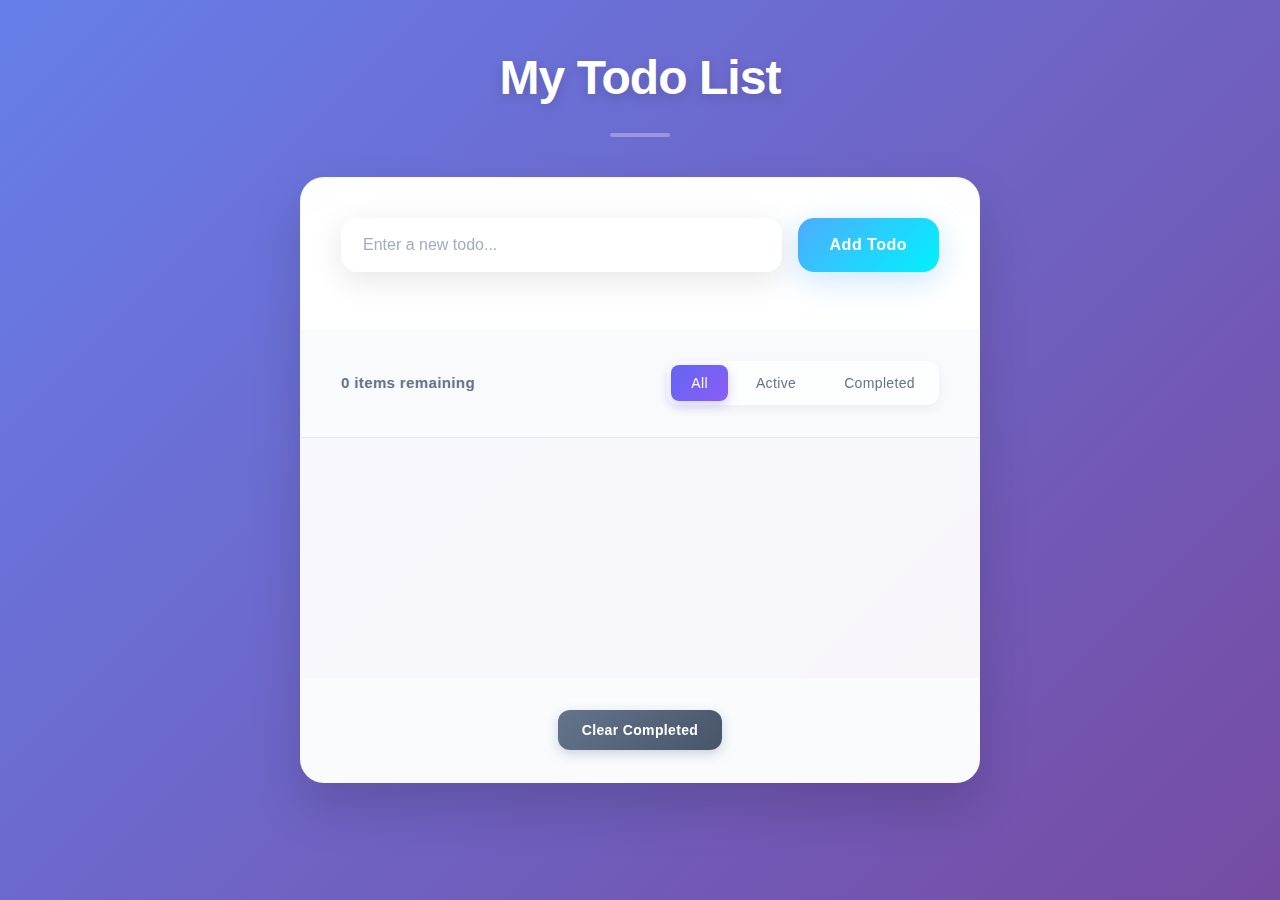
<file: todo_list_project/index.html>
<!DOCTYPE html>
<html lang="en">
  <head>
    <meta charset="UTF-8" />
    <meta name="viewport" content="width=device-width, initial-scale=1.0" />
    <title>Todo List App</title>
    <link rel="stylesheet" href="styles.css" />
    <script src="script.js" defer></script>
  </head>
  <body>
    <header>
      <h1>My Todo List</h1>
    </header>

    <main>
      <section class="todo-input-section">
        <form id="todo-form" class="todo-form">
          <div class="input-group">
            <input
              type="text"
              id="todo-input"
              placeholder="Enter a new todo..."
              required
              aria-label="New todo item"
            />
            <button type="submit" class="add-btn">Add Todo</button>
          </div>
          <div id="error-message" class="error-message" role="alert"></div>
        </form>
      </section>

      <section class="todo-list-section">
        <div class="todo-controls">
          <span id="todo-count">0 items remaining</span>
          <div class="filter-buttons">
            <button class="filter-btn active" data-filter="all">All</button>
            <button class="filter-btn" data-filter="active">Active</button>
            <button class="filter-btn" data-filter="completed">
              Completed
            </button>
          </div>
        </div>

        <ul id="todo-list" class="todo-list">
          <!-- Dynamic todo items will be inserted here -->
        </ul>

        <div class="list-actions">
          <button id="clear-completed" class="clear-btn">
            Clear Completed
          </button>
        </div>
      </section>
    </main>
  </body>
</html>
</file>
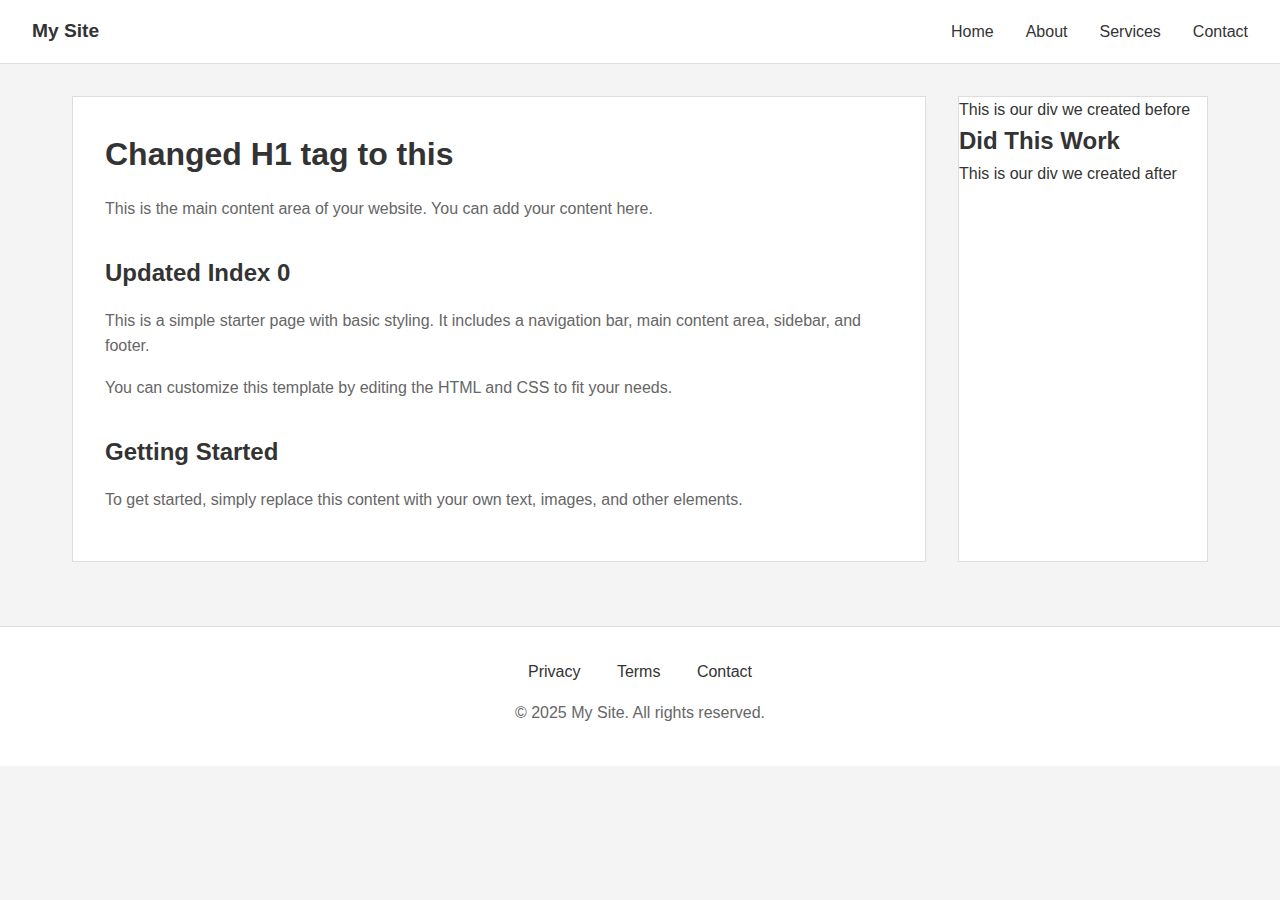
<file: file_01__starter_page.html>
<!DOCTYPE html>
<html lang="en">
  <head>
    <meta charset="UTF-8" />
    <meta name="viewport" content="width=device-width, initial-scale=1.0" />
    <title>Starter Page</title>
    <link rel="stylesheet" href="file_01__starter_page.css" />
    <script defer src="file_01__starter_page.js"></script>
  </head>
  <body>
    <!-- Navigation -->
    <nav>
      <ul>
        <li class="logo">My Site</li>
        <li class="nav-links">
          <a href="#home">Home</a>
          <a href="#about">About</a>
          <a href="#services">Services</a>
          <a href="#contact">Contact</a>
        </li>
      </ul>
    </nav>

    <!-- Main Container -->
    <div class="container">
      <!-- Main Content -->
      <main>
        <h1>Welcome to My Website</h1>
        <p>
          This is the main content area of your website. You can add your
          content here.
        </p>

        <h2>About This Page</h2>
        <p>
          This is a simple starter page with basic styling. It includes a
          navigation bar, main content area, sidebar, and footer.
        </p>

        <p>
          You can customize this template by editing the HTML and CSS to fit
          your needs.
        </p>

        <h2>Getting Started</h2>
        <p>
          To get started, simply replace this content with your own text,
          images, and other elements.
        </p>
      </main>

      <!-- Aside (left blank) -->
      <aside></aside>
    </div>

    <!-- Footer -->
    <footer>
      <div class="footer-links">
        <a href="#privacy">Privacy</a>
        <a href="#terms">Terms</a>
        <a href="#contact">Contact</a>
      </div>
      <p>&copy; 2025 My Site. All rights reserved.</p>
    </footer>
  </body>
</html>
</file>
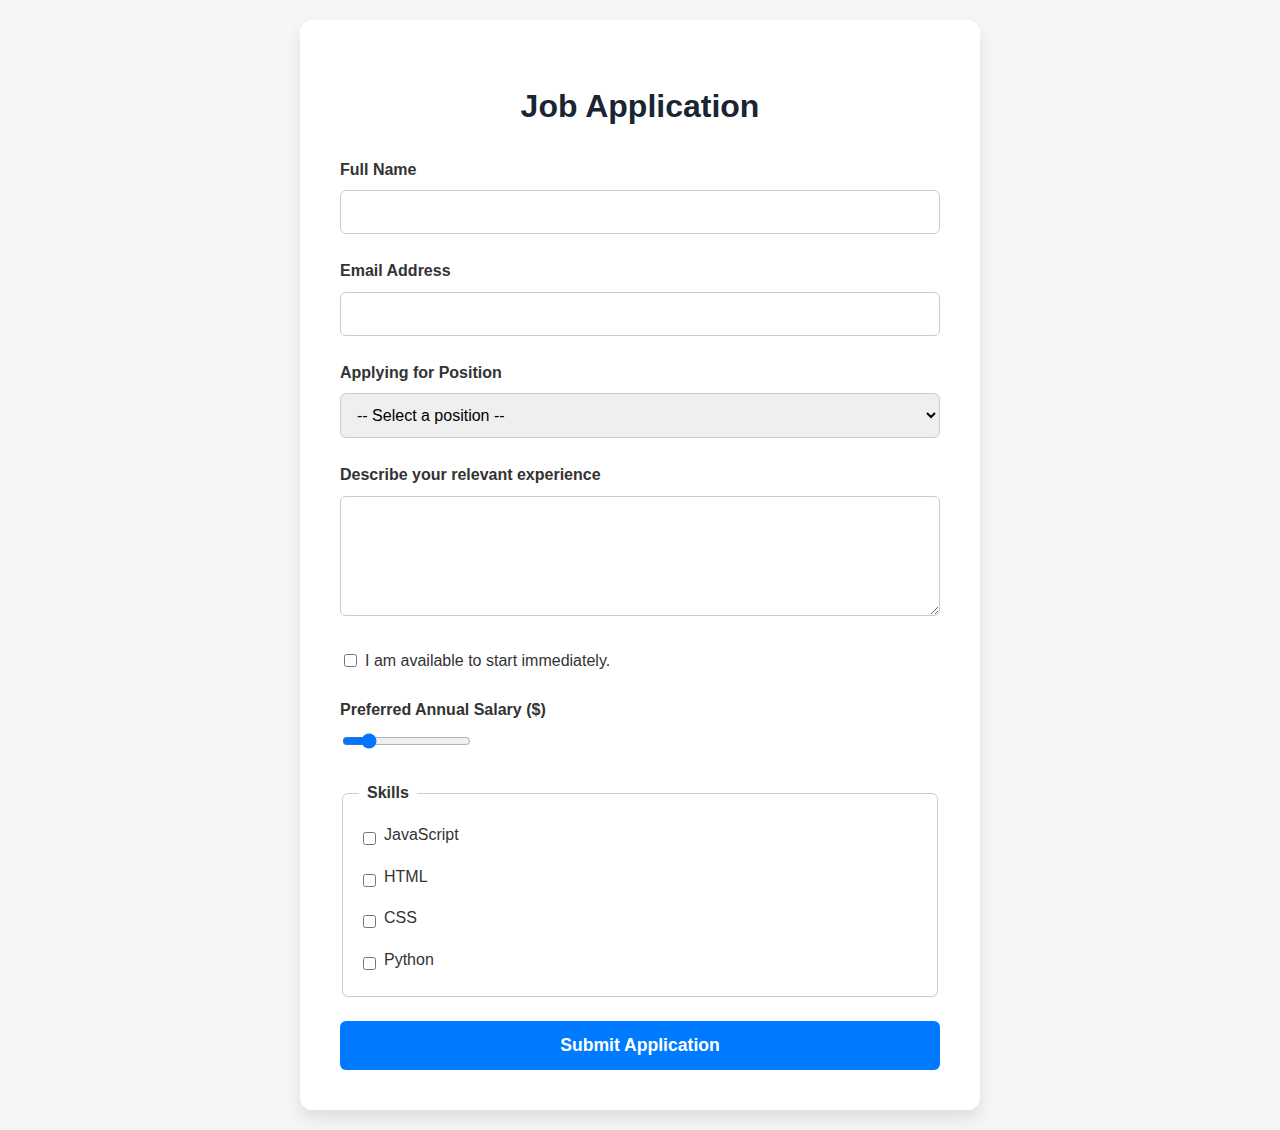
<file: file_03__prevent_default.html>
<!DOCTYPE html>
<html lang="en">
  <head>
    <meta charset="UTF-8" />
    <meta name="viewport" content="width=device-width, initial-scale=1.0" />
    <title>Job Application Form</title>
    <link rel="stylesheet" href="file_03__prevent_default.css" />
    <script defer src="file_03__prevent_default.js"></script>
  </head>
  <body>
    <form id="job-application" novalidate>
      <h1>Job Application</h1>

      <div class="form-group">
        <label for="full-name">Full Name</label>
        <input type="text" id="full-name" name="fullName" required />
      </div>

      <div class="form-group">
        <label for="email">Email Address</label>
        <input type="email" id="email" name="email" required />
      </div>

      <div class="form-group">
        <label for="position">Applying for Position</label>
        <select id="position" name="position">
          <option value="">-- Select a position --</option>
          <option value="software-engineer">Software Engineer</option>
          <option value="product-manager">Product Manager</option>
          <option value="ux-designer">UX Designer</option>
          <option value="data-analyst">Data Analyst</option>
        </select>
      </div>

      <div class="form-group">
        <label for="experience">Describe your relevant experience</label>
        <textarea id="experience" name="experience"></textarea>
      </div>

      <div class="form-group">
        <div class="checkbox-item">
          <input
            type="checkbox"
            id="available-immediately"
            name="availability"
          />
          <label
            for="available-immediately"
            style="font-weight: normal; margin-bottom: 0"
            >I am available to start immediately.</label
          >
        </div>
      </div>

      <div class="form-group">
        <label for="salary-range">Preferred Annual Salary ($)</label>
        <input
          type="range"
          id="salary-range"
          name="salary"
          min="50000"
          max="200000"
          step="5000"
          value="75000"
        />
      </div>

      <fieldset class="form-group">
        <legend>Skills</legend>
        <div class="checkbox-group">
          <div class="checkbox-item">
            <input
              type="checkbox"
              id="skill-js"
              name="skills"
              value="JavaScript"
            />
            <label for="skill-js" style="font-weight: normal">JavaScript</label>
          </div>
          <div class="checkbox-item">
            <input type="checkbox" id="skill-html" name="skills" value="HTML" />
            <label for="skill-html" style="font-weight: normal">HTML</label>
          </div>
          <div class="checkbox-item">
            <input type="checkbox" id="skill-css" name="skills" value="CSS" />
            <label for="skill-css" style="font-weight: normal">CSS</label>
          </div>
          <div class="checkbox-item">
            <input
              type="checkbox"
              id="skill-python"
              name="skills"
              value="Python"
            />
            <label for="skill-python" style="font-weight: normal">Python</label>
          </div>
        </div>
      </fieldset>

      <button type="submit">Submit Application</button>
    </form>
  </body>
</html>
</file>
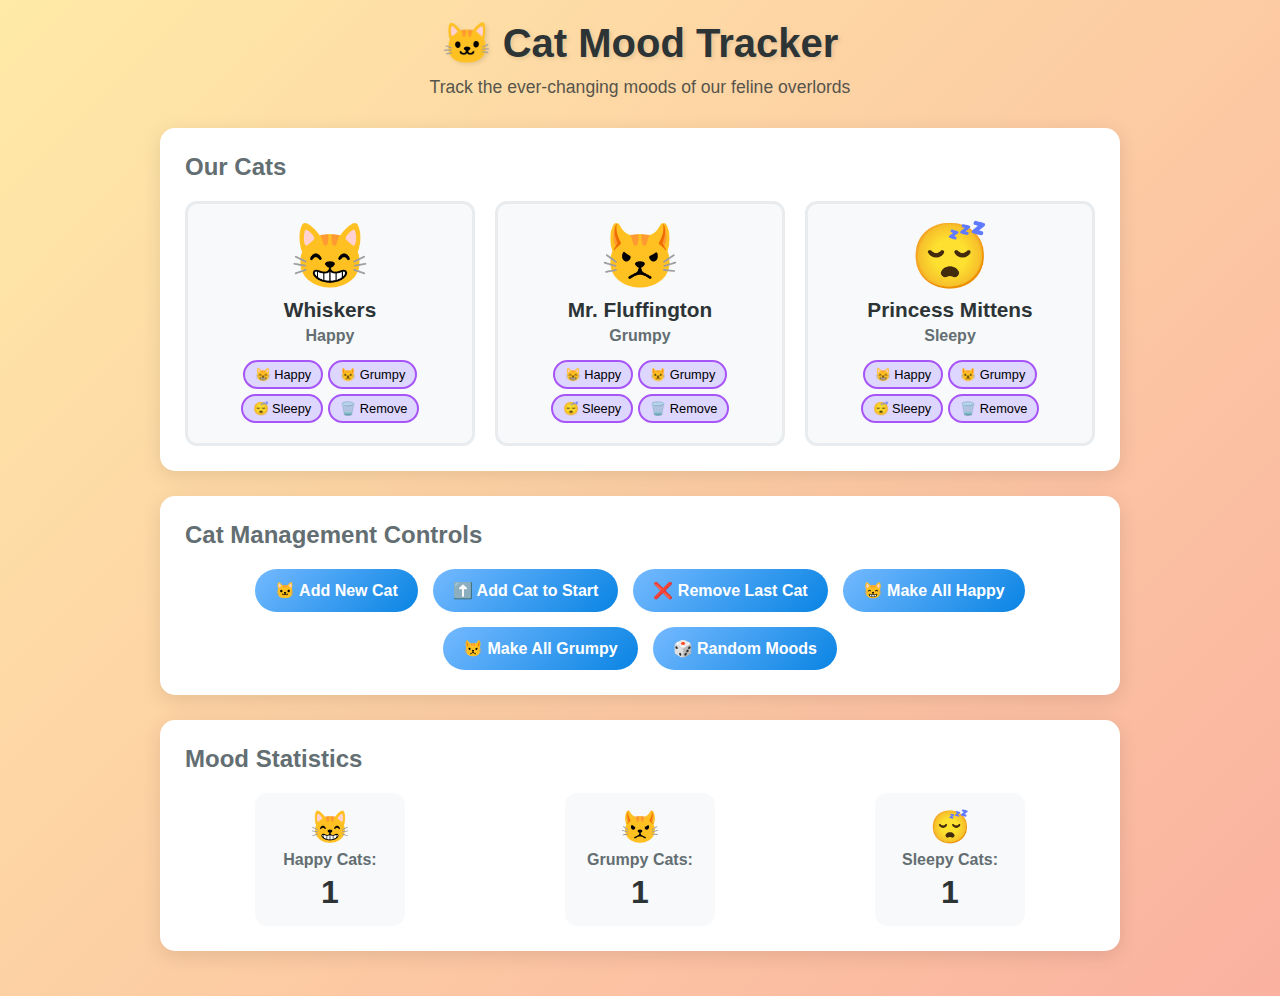
<file: file_04__cat_mood_tracker_start.html>
<!DOCTYPE html>
<html lang="en">
  <head>
    <meta charset="UTF-8" />
    <meta name="viewport" content="width=device-width, initial-scale=1.0" />
    <title>Cat Mood Tracker - DOM Practice</title>
    <link rel="stylesheet" href="file_04__cat_mood_tracker_start.css" />
    <script defer src="file_04__cat_mood_tracker_start.js"></script>
  </head>
  <body>
    <div class="container">
      <header>
        <h1>🐱 Cat Mood Tracker</h1>
        <p class="subtitle">
          Track the ever-changing moods of our feline overlords
        </p>
      </header>

      <main>
        <!-- Cat Collection -->
        <section class="cats-section">
          <h2>Our Cats</h2>

          <div class="cat-grid">
            <!-- Cat 1 -->
            <div class="cat-card" data-mood="happy">
              <div class="cat-face">😸</div>
              <h3 class="cat-name">Whiskers</h3>
              <p class="cat-mood">Happy</p>
              <div class="mood-buttons">
                <button onclick="changeCatMood(this, 'happy')">😸 Happy</button>
                <button onclick="changeCatMood(this, 'grumpy')">
                  😾 Grumpy
                </button>
                <button onclick="changeCatMood(this, 'sleepy')">
                  😴 Sleepy
                </button>
                <button onclick="removeCat(this)" class="remove-btn">
                  🗑️ Remove
                </button>
              </div>
            </div>

            <!-- Cat 2 -->
            <div class="cat-card" data-mood="grumpy">
              <div class="cat-face">😾</div>
              <h3 class="cat-name">Mr. Fluffington</h3>
              <p class="cat-mood">Grumpy</p>
              <div class="mood-buttons">
                <button onclick="changeCatMood(this, 'happy')">😸 Happy</button>
                <button onclick="changeCatMood(this, 'grumpy')">
                  😾 Grumpy
                </button>
                <button onclick="changeCatMood(this, 'sleepy')">
                  😴 Sleepy
                </button>
                <button onclick="removeCat(this)" class="remove-btn">
                  🗑️ Remove
                </button>
              </div>
            </div>

            <!-- Cat 3 -->
            <div class="cat-card" data-mood="sleepy">
              <div class="cat-face">😴</div>
              <h3 class="cat-name">Princess Mittens</h3>
              <p class="cat-mood">Sleepy</p>
              <div class="mood-buttons">
                <button onclick="changeCatMood(this, 'happy')">😸 Happy</button>
                <button onclick="changeCatMood(this, 'grumpy')">
                  😾 Grumpy
                </button>
                <button onclick="changeCatMood(this, 'sleepy')">
                  😴 Sleepy
                </button>
                <button onclick="removeCat(this)" class="remove-btn">
                  🗑️ Remove
                </button>
              </div>
            </div>
          </div>
        </section>

        <!-- Control Panel -->
        <section class="controls-section">
          <h2>Cat Management Controls</h2>

          <div class="control-buttons">
            <button id="add-cat-btn" class="control-btn">🐱 Add New Cat</button>
            <button id="prepend-cat-btn" class="control-btn">
              ⬆️ Add Cat to Start
            </button>
            <button id="remove-last-cat-btn" class="control-btn">
              ❌ Remove Last Cat
            </button>
            <button id="make-all-happy-btn" class="control-btn">
              😸 Make All Happy
            </button>
            <button id="make-all-grumpy-btn" class="control-btn">
              😾 Make All Grumpy
            </button>
            <button id="random-moods-btn" class="control-btn">
              🎲 Random Moods
            </button>
          </div>
        </section>

        <!-- Stats Display -->
        <section class="stats-section">
          <h2>Mood Statistics</h2>
          <div class="stats-display">
            <div class="stat-item">
              <span class="stat-emoji">😸</span>
              <span class="stat-label">Happy Cats:</span>
              <span id="happy-count" class="stat-number">0</span>
            </div>
            <div class="stat-item">
              <span class="stat-emoji">😾</span>
              <span class="stat-label">Grumpy Cats:</span>
              <span id="grumpy-count" class="stat-number">0</span>
            </div>
            <div class="stat-item">
              <span class="stat-emoji">😴</span>
              <span class="stat-label">Sleepy Cats:</span>
              <span id="sleepy-count" class="stat-number">0</span>
            </div>
          </div>
        </section>
      </main>
    </div>
  </body>
</html>
</file>
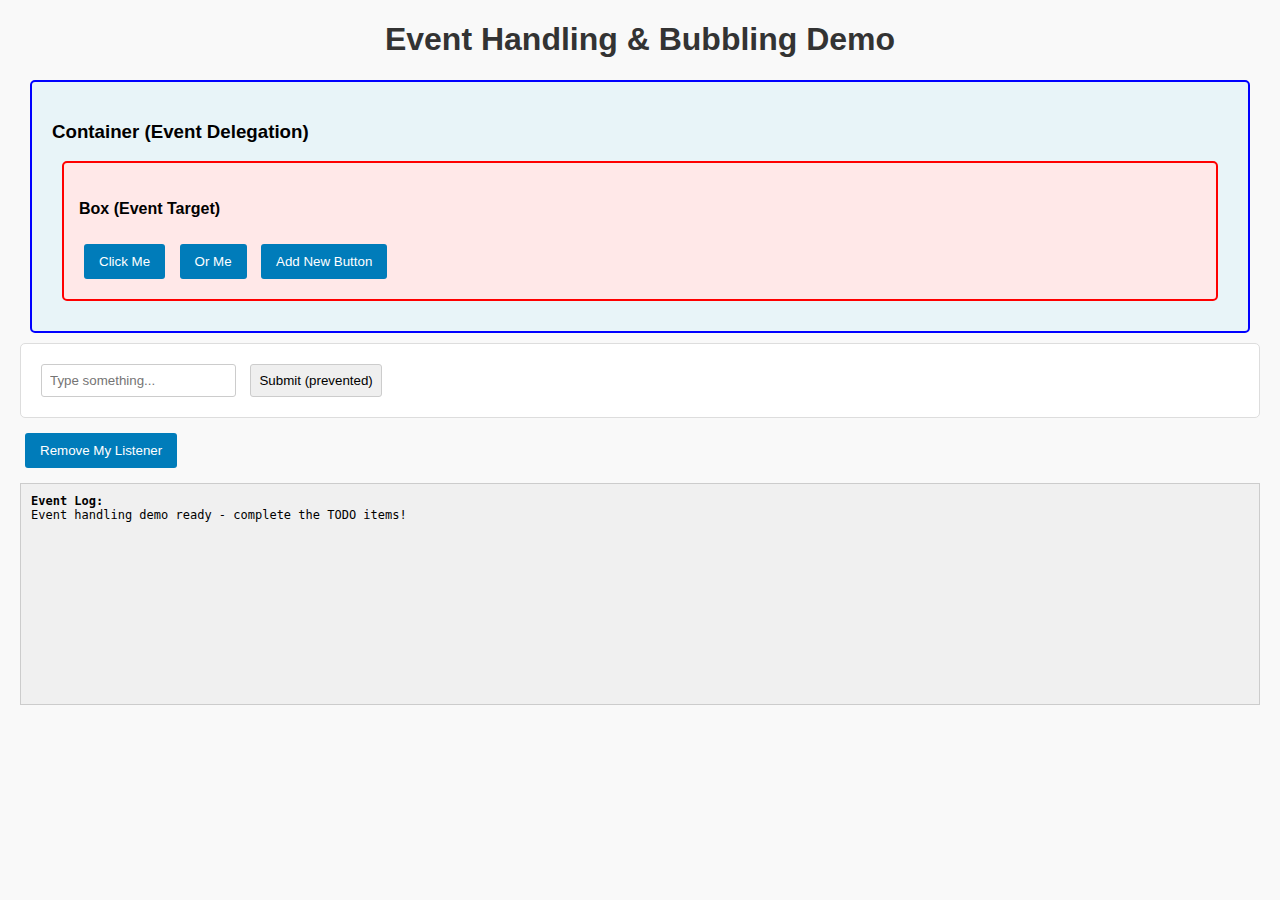
<file: file_05__events_demo_start.html>
<!DOCTYPE html>
<html lang="en">
<head>
    <meta charset="UTF-8">
    <meta name="viewport" content="width=device-width, initial-scale=1.0">
    <title>Event Handling Practice</title>
    <link rel="stylesheet" href="file_05__events_demo_start.css">
</head>
<body>
    <h1>Event Handling & Bubbling Demo</h1>
    
    <!-- Event delegation container -->
    <div class="container" id="container">
        <h3>Container (Event Delegation)</h3>
        <div class="box" id="box">
            <h4>Box (Event Target)</h4>
            <button id="btn1">Click Me</button>
            <button id="btn2">Or Me</button>
            <button id="btn3">Add New Button</button>
        </div>
    </div>

    <!-- Form for preventDefault demo -->
    <form id="demo-form">
        <input type="text" id="text-input" placeholder="Type something...">
        <input type="submit" value="Submit (prevented)">
    </form>

    <!-- Remove listener demo -->
    <button id="remove-listener-btn">Remove My Listener</button>

    <div id="output">
        <strong>Event Log:</strong><br>
    </div>

    <script src="file_05__events_demo_start.js"></script>
</body>
</html>
</file>
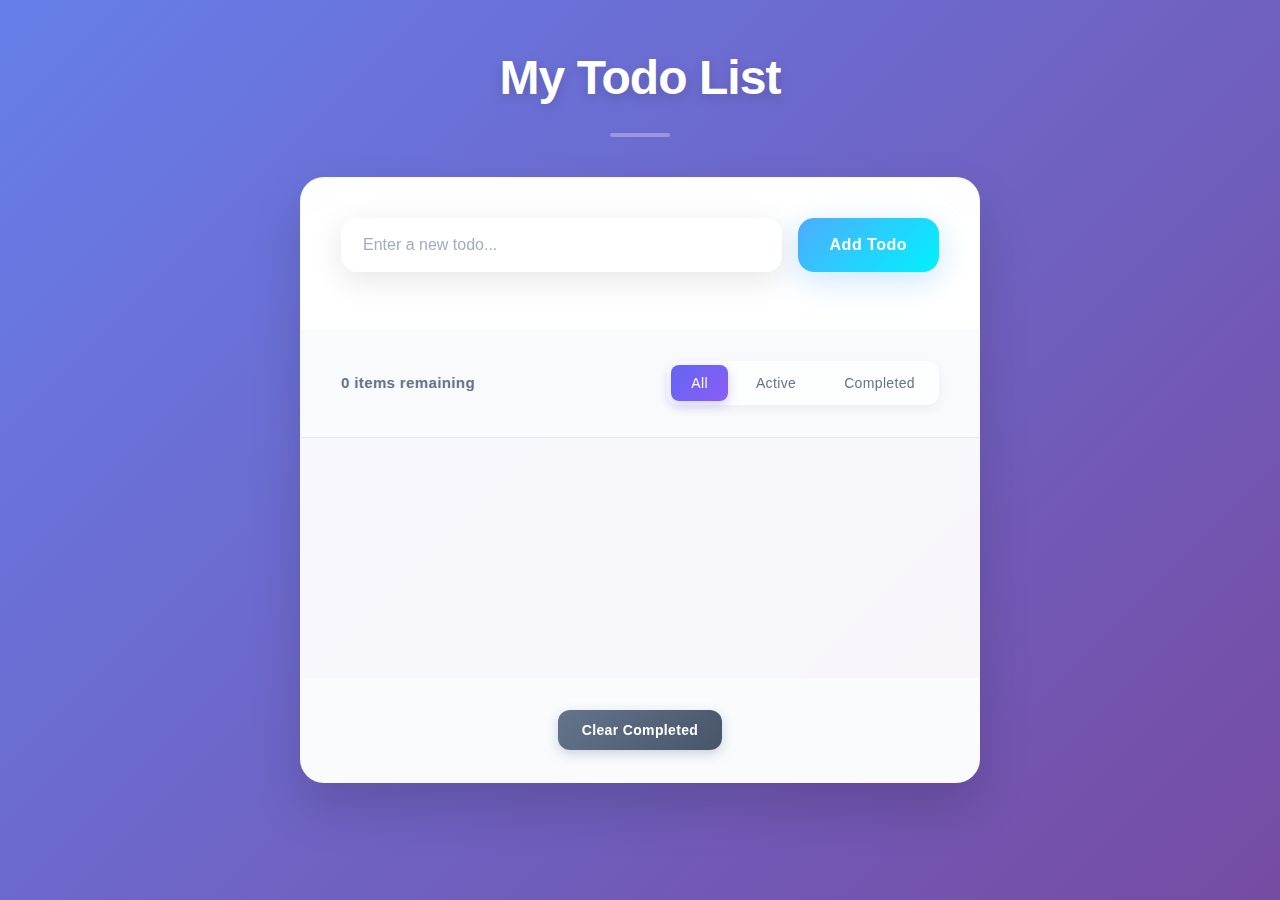
<file: todo_list_project/todolist.html>
<!DOCTYPE html>
<html lang="en">
  <head>
    <meta charset="UTF-8" />
    <meta name="viewport" content="width=device-width, initial-scale=1.0" />
    <title>Todo List App</title>
    <link rel="stylesheet" href="todolist.css" />
    <script src="todolist.js" defer></script>
  </head>
  <body>
    <header>
      <h1>My Todo List</h1>
    </header>

    <main>
      <section class="todo-input-section">
        <form id="todo-form" class="todo-form">
          <div class="input-group">
            <input
              type="text"
              id="todo-input"
              placeholder="Enter a new todo..."
              required
              aria-label="New todo item"
            />
            <button type="submit" class="add-btn">Add Todo</button>
          </div>
          <div id="error-message" class="error-message" role="alert"></div>
        </form>
      </section>

      <section class="todo-list-section">
        <div class="todo-controls">
          <span id="todo-count">0 items remaining</span>
          <div class="filter-buttons">
            <button class="filter-btn active" data-filter="all">All</button>
            <button class="filter-btn" data-filter="active">Active</button>
            <button class="filter-btn" data-filter="completed">
              Completed
            </button>
          </div>
        </div>

        <ul id="todo-list" class="todo-list">
          <!-- Dynamic todo items will be inserted here -->
        </ul>

        <div class="list-actions">
          <button id="clear-completed" class="clear-btn">
            Clear Completed
          </button>
        </div>
      </section>
    </main>
  </body>
</html>
</file>
<file: file_01__starter_page.css>
* {
  margin: 0;
  padding: 0;
  box-sizing: border-box;
}

body {
  font-family: Arial, sans-serif;
  line-height: 1.6;
  color: #333;
  background-color: #f4f4f4;
}

/* Navigation */
nav {
  background-color: #fff;
  padding: 1rem 2rem;
  border-bottom: 1px solid #ddd;
}

nav ul {
  list-style: none;
  display: flex;
  align-items: center;
}

nav .logo {
  font-size: 1.2rem;
  font-weight: bold;
  margin-right: auto;
}

nav .nav-links {
  display: flex;
  gap: 2rem;
}

nav a {
  text-decoration: none;
  color: #333;
}

nav a:hover {
  color: #666;
}

/* Main Container */
.container {
  display: grid;
  grid-template-columns: 1fr 250px;
  gap: 2rem;
  padding: 2rem;
  max-width: 1200px;
  margin: 0 auto;
}

/* Main Content */
main {
  background-color: #fff;
  padding: 2rem;
  border: 1px solid #ddd;
}

main h1 {
  font-size: 2rem;
  margin-bottom: 1rem;
  color: #333;
}

main h2 {
  font-size: 1.5rem;
  margin: 2rem 0 1rem 0;
  color: #333;
}

main p {
  margin-bottom: 1rem;
  color: #666;
}

/* Aside */
aside {
  background-color: #fff;
  border: 1px solid #ddd;
}

/* Footer */
footer {
  background-color: #fff;
  padding: 2rem;
  text-align: center;
  border-top: 1px solid #ddd;
  margin-top: 2rem;
}

footer p {
  color: #666;
  margin-bottom: 0.5rem;
}

.footer-links {
  margin-bottom: 1rem;
}

.footer-links a {
  text-decoration: none;
  color: #333;
  margin: 0 1rem;
}

.footer-links a:hover {
  color: #666;
}

/* Responsive Design */
@media (max-width: 768px) {
  .container {
    grid-template-columns: 1fr;
    padding: 1rem;
  }

  nav ul {
    flex-direction: column;
    gap: 1rem;
  }

  nav .logo {
    margin-right: 0;
    margin-bottom: 1rem;
  }

  main {
    padding: 1.5rem;
  }
}
</file>
<file: file_03__prevent_default.css>
body {
            font-family: -apple-system, BlinkMacSystemFont, "Segoe UI", Roboto, Helvetica, Arial, sans-serif;
            background-color: #f4f7f6;
            color: #333;
            line-height: 1.6;
            display: flex;
            justify-content: center;
            align-items: center;
            min-height: 100vh;
            margin: 0;
            padding: 20px;
        }
        #job-application {
            background: #ffffff;
            padding: 2.5rem;
            border-radius: 12px;
            box-shadow: 0 8px 16px rgba(0,0,0,0.1);
            width: 100%;
            max-width: 600px;
        }
        h1 {
            color: #1a2533;
            margin-bottom: 1.5rem;
            text-align: center;
        }
        .form-group {
            margin-bottom: 1.5rem;
        }
        label {
            display: block;
            margin-bottom: 0.5rem;
            font-weight: 600;
        }
        input[type="text"],
        input[type="email"],
        select,
        textarea {
            width: 100%;
            padding: 0.75rem;
            border: 1px solid #ccc;
            border-radius: 6px;
            font-size: 1rem;
            box-sizing: border-box; /* Ensures padding doesn't affect width */
        }
        textarea {
            min-height: 120px;
            resize: vertical;
        }
        .checkbox-group, .radio-group {
            display: flex;
            flex-direction: column;
            gap: 0.5rem;
        }
        .checkbox-item {
            display: flex;
            align-items: center;
        }
        input[type="checkbox"] {
            margin-right: 0.5rem;
        }
        button[type="submit"] {
            width: 100%;
            padding: 0.85rem;
            background-color: #007bff;
            color: white;
            border: none;
            border-radius: 6px;
            font-size: 1.1rem;
            font-weight: 600;
            cursor: pointer;
            transition: background-color 0.3s ease;
        }
        button[type="submit"]:hover {
            background-color: #0056b3;
        }
        fieldset {
            border: 1px solid #ccc;
            border-radius: 6px;
            padding: 1rem;
        }
        legend {
            font-weight: 600;
            padding: 0 0.5rem;
        }
</file>
<file: file_04__cat_mood_tracker_start.css>
* {
    margin: 0;
    padding: 0;
    box-sizing: border-box;
}

body {
    font-family: 'Comic Sans MS', cursive, sans-serif;
    background: linear-gradient(135deg, #ffeaa7 0%, #fab1a0 100%);
    min-height: 100vh;
    color: #2d3436;
}

.container {
    max-width: 1000px;
    margin: 0 auto;
    padding: 20px;
}

header {
    text-align: center;
    margin-bottom: 30px;
    color: #2d3436;
}

header h1 {
    font-size: 2.5rem;
    margin-bottom: 10px;
    text-shadow: 2px 2px 4px rgba(0,0,0,0.1);
}

.subtitle {
    font-size: 1.1rem;
    opacity: 0.8;
}

section {
    background: white;
    border-radius: 15px;
    padding: 25px;
    margin-bottom: 25px;
    box-shadow: 0 5px 20px rgba(0,0,0,0.1);
}

h2 {
    color: #636e72;
    margin-bottom: 20px;
    font-size: 1.5rem;
}

.cat-grid {
    display: grid;
    grid-template-columns: repeat(auto-fit, minmax(250px, 1fr));
    gap: 20px;
}

.cat-card {
    background: #f8f9fa;
    border: 3px solid #e9ecef;
    border-radius: 12px;
    padding: 20px;
    text-align: center;
    transition: all 0.3s ease;
}

.cat-card:hover {
    transform: translateY(-5px);
    box-shadow: 0 8px 25px rgba(0,0,0,0.15);
}

.cat-card.happy {
    border-color: #00b894;
    background: #d1f2eb;
}

.cat-card.grumpy {
    border-color: #e17055;
    background: #fdf2e9;
}

.cat-card.sleepy {
    border-color: #6c5ce7;
    background: #f1f2f6;
}

.cat-face {
    font-size: 4rem;
    margin-bottom: 10px;
    line-height: 1;
}

.cat-name {
    font-size: 1.3rem;
    margin-bottom: 5px;
    color: #2d3436;
}

.cat-mood {
    font-size: 1rem;
    margin-bottom: 15px;
    color: #636e72;
    font-weight: bold;
}

.mood-buttons {
    display: flex;
    gap: 5px;
    flex-wrap: wrap;
    justify-content: center;
}

.mood-buttons button {
    background: #ddd6fe;
    border: 2px solid #a855f7;
    padding: 5px 10px;
    border-radius: 20px;
    cursor: pointer;
    font-size: 0.8rem;
    transition: all 0.2s ease;
    font-family: inherit;
}

.mood-buttons button:hover {
    background: #a855f7;
    color: white;
    transform: scale(1.05);
}

.control-buttons {
    display: flex;
    gap: 15px;
    flex-wrap: wrap;
    justify-content: center;
}

.control-btn {
    background: linear-gradient(135deg, #74b9ff, #0984e3);
    color: white;
    border: none;
    padding: 12px 20px;
    border-radius: 25px;
    cursor: pointer;
    font-size: 1rem;
    font-weight: bold;
    transition: transform 0.2s ease;
    font-family: inherit;
}

.control-btn:hover {
    transform: translateY(-2px);
}

.stats-display {
    display: flex;
    justify-content: space-around;
    flex-wrap: wrap;
    gap: 20px;
}

.stat-item {
    text-align: center;
    padding: 15px;
    background: #f8f9fa;
    border-radius: 12px;
    min-width: 150px;
}

.stat-emoji {
    font-size: 2rem;
    display: block;
    margin-bottom: 5px;
}

.stat-label {
    display: block;
    font-weight: bold;
    margin-bottom: 5px;
    color: #636e72;
}

.stat-number {
    font-size: 2rem;
    font-weight: bold;
    color: #2d3436;
}

.demo-section {
    background: linear-gradient(135deg, #fd79a8, #fdcb6e);
    color: #2d3436;
}

.demo-section h2 {
    color: #2d3436;
    text-align: center;
}

.demo-buttons {
    display: flex;
    gap: 10px;
    flex-wrap: wrap;
    justify-content: center;
    margin-bottom: 20px;
}

.demo-btn {
    background: #55a3ff;
    color: white;
    border: none;
    padding: 10px 15px;
    border-radius: 8px;
    cursor: pointer;
    font-weight: bold;
    transition: background 0.2s ease;
    font-family: inherit;
}

.demo-btn:hover {
    background: #0984e3;
}

.demo-output {
    background: rgba(255,255,255,0.9);
    padding: 20px;
    border-radius: 10px;
    min-height: 100px;
    border: 2px dashed #636e72;
}

.demo-output pre {
    background: #2d3436;
    color: #00b894;
    padding: 10px;
    border-radius: 5px;
    overflow-x: auto;
    font-family: 'Courier New', monospace;
    margin: 10px 0;
}

.demo-output p {
    margin: 10px 0;
    line-height: 1.4;
}

.demo-output strong {
    color: #e17055;
}

.hidden {
    display: none !important;
}

@media (max-width: 768px) {
    .container {
        padding: 10px;
    }
    
    header h1 {
        font-size: 2rem;
    }
    
    section {
        padding: 15px;
    }
    
    .cat-grid {
        grid-template-columns: 1fr;
    }
    
    .control-buttons, .demo-buttons {
        flex-direction: column;
        align-items: center;
    }
    
    .stats-display {
        flex-direction: column;
        align-items: center;
    }
}
</file>
<file: file_05__events_demo_start.css>
body {
    font-family: Arial, sans-serif;
    margin: 20px;
    background-color: #f9f9f9;
}

h1 {
    color: #333;
    text-align: center;
}

.container {
    border: 2px solid blue;
    padding: 20px;
    margin: 10px;
    background-color: #e8f4f8;
    border-radius: 5px;
}

.box {
    border: 2px solid red;
    padding: 15px;
    margin: 10px;
    background-color: #ffe8e8;
    border-radius: 5px;
}

button {
    padding: 10px 15px;
    margin: 5px;
    border: none;
    border-radius: 3px;
    background-color: #007cba;
    color: white;
    cursor: pointer;
}

button:hover {
    background-color: #005a87;
}

input {
    padding: 8px;
    margin: 5px;
    border: 1px solid #ccc;
    border-radius: 3px;
}

#output {
    background: #f0f0f0;
    border: 1px solid #ccc;
    padding: 10px;
    margin: 10px 0;
    height: 200px;
    overflow-y: auto;
    font-family: monospace;
    font-size: 12px;
}

form {
    background: #fff;
    padding: 15px;
    border-radius: 5px;
    margin: 10px 0;
    border: 1px solid #ddd;
}
</file>
<file: todo_list_project/styles.css>
/* CSS Reset and Box Sizing */
*,
*::before,
*::after {
    box-sizing: border-box;
    margin: 0;
    padding: 0;
}

/* Base Styles */
body {
    font-family: 'Inter', -apple-system, BlinkMacSystemFont, 'Segoe UI', Roboto, sans-serif;
    line-height: 1.6;
    color: #2d3748;
    background: linear-gradient(135deg, #667eea 0%, #764ba2 100%);
    min-height: 100vh;
    padding: 40px 20px;
}

/* Header */
header {
    text-align: center;
    margin-bottom: 40px;
}

header h1 {
    color: #ffffff;
    font-size: 3rem;
    font-weight: 700;
    letter-spacing: -0.02em;
    text-shadow: 0 4px 12px #00000026;
    margin-bottom: 8px;
}

header h1::after {
    content: '';
    display: block;
    width: 60px;
    height: 4px;
    background: #ffffff4d;
    margin: 16px auto;
    border-radius: 2px;
}

/* Main Container */
main {
    max-width: 680px;
    margin: 0 auto;
    background: #fffffff2;
    backdrop-filter: blur(10px);
    border-radius: 24px;
    box-shadow: 0 25px 50px #00000026;
    border: 1px solid #ffffff33;
    overflow: hidden;
}

/* Todo Input Section */
.todo-input-section {
    padding: 40px;
    background: #ffffff1a;
    backdrop-filter: blur(20px);
    border-bottom: 1px solid #ffffff1a;
}

.todo-form .input-group {
    display: flex;
    gap: 16px;
    margin-bottom: 16px;
}

#todo-input {
    flex: 1;
    padding: 16px 20px;
    border: 2px solid #ffffff33;
    border-radius: 16px;
    font-size: 16px;
    background: #ffffffe6;
    backdrop-filter: blur(10px);
    box-shadow: 0 8px 32px #0000001a;
    transition: all 0.3s cubic-bezier(0.4, 0, 0.2, 1);
    color: #2d3748;
}

#todo-input::placeholder {
    color: #a0aec0;
}

#todo-input:focus {
    outline: none;
    border-color: #ffffff99;
    box-shadow: 0 8px 32px #00000026, 0 0 0 3px #ffffff1a;
    transform: translateY(-2px);
}

.add-btn {
    padding: 16px 32px;
    background: linear-gradient(135deg, #4facfe 0%, #00f2fe 100%);
    color: #ffffff;
    border: none;
    border-radius: 16px;
    font-size: 16px;
    font-weight: 600;
    cursor: pointer;
    box-shadow: 0 8px 32px #4facfe4d;
    transition: all 0.3s cubic-bezier(0.4, 0, 0.2, 1);
    letter-spacing: 0.5px;
}

.add-btn:hover {
    transform: translateY(-3px);
    box-shadow: 0 12px 40px #4facfe66;
}

.add-btn:active {
    transform: translateY(-1px);
}

.error-message {
    color: #ff6b6b;
    font-size: 14px;
    margin-top: 5px;
    opacity: 0;
    transition: opacity 0.3s ease;
}

.error-message.show {
    opacity: 1;
}

/* Todo Controls */
.todo-controls {
    display: flex;
    justify-content: space-between;
    align-items: center;
    padding: 32px 40px;
    background: #f8fafc;
    backdrop-filter: blur(10px);
    border-bottom: 1px solid #e2e8f0;
}

#todo-count {
    color: #64748b;
    font-weight: 600;
    font-size: 15px;
    letter-spacing: 0.025em;
}

.filter-buttons {
    display: flex;
    gap: 8px;
    background: #ffffffb3;
    padding: 4px;
    border-radius: 12px;
    backdrop-filter: blur(10px);
    box-shadow: 0 4px 12px #0000000d;
}

.filter-btn {
    padding: 10px 20px;
    background: transparent;
    border: none;
    border-radius: 8px;
    color: #64748b;
    cursor: pointer;
    transition: all 0.3s cubic-bezier(0.4, 0, 0.2, 1);
    font-weight: 500;
    font-size: 14px;
    letter-spacing: 0.025em;
}

.filter-btn:hover {
    background: #6366f11a;
    color: #6366f1;
}

.filter-btn.active {
    background: linear-gradient(135deg, #6366f1 0%, #8b5cf6 100%);
    color: #ffffff;
    box-shadow: 0 4px 12px #6366f14d;
}

/* Todo List */
.todo-list {
    list-style: none;
    min-height: 240px;
    padding: 8px;
}

.todo-item {
    display: flex;
    align-items: center;
    padding: 20px 24px;
    margin: 8px 0;
    border-radius: 16px;
    background: #ffffffe6;
    backdrop-filter: blur(10px);
    border: 1px solid #e2e8f080;
    box-shadow: 0 4px 12px #0000000d;
    transition: all 0.3s cubic-bezier(0.4, 0, 0.2, 1);
}

.todo-item:hover {
    background: #ffffff;
    box-shadow: 0 8px 25px #0000001a;
    transform: translateY(-2px);
}

.todo-item.completed {
    background: #f8fafce6;
    opacity: 0.7;
}

.todo-item.completed .todo-text {
    text-decoration: line-through;
    color: #94a3b8;
}

.todo-checkbox {
    width: 24px;
    height: 24px;
    margin-right: 20px;
    cursor: pointer;
    accent-color: #6366f1;
    transform: scale(1.2);
}

.todo-text {
    flex: 1;
    font-size: 16px;
    line-height: 1.5;
    cursor: pointer;
    color: #334155;
    font-weight: 500;
}

.todo-edit-input {
    flex: 1;
    padding: 12px 16px;
    border: 2px solid #6366f1;
    border-radius: 12px;
    font-size: 16px;
    background: #fffffff2;
    backdrop-filter: blur(10px);
    box-shadow: 0 4px 12px #6366f133;
}

.todo-actions {
    display: flex;
    gap: 12px;
}

.edit-btn,
.delete-btn {
    padding: 8px 16px;
    border: none;
    border-radius: 10px;
    cursor: pointer;
    font-size: 13px;
    font-weight: 600;
    letter-spacing: 0.025em;
    transition: all 0.3s cubic-bezier(0.4, 0, 0.2, 1);
}

.edit-btn {
    background: linear-gradient(135deg, #f59e0b 0%, #d97706 100%);
    color: #ffffff;
    box-shadow: 0 4px 12px #f59e0b4d;
}

.edit-btn:hover {
    transform: translateY(-2px);
    box-shadow: 0 6px 16px #f59e0b66;
}

.delete-btn {
    background: linear-gradient(135deg, #ef4444 0%, #dc2626 100%);
    color: #ffffff;
    box-shadow: 0 4px 12px #ef44444d;
}

.delete-btn:hover {
    transform: translateY(-2px);
    box-shadow: 0 6px 16px #ef444466;
}

/* List Actions */
.list-actions {
    padding: 32px 40px;
    background: #f8fafccc;
    backdrop-filter: blur(10px);
    text-align: center;
}

.clear-btn {
    padding: 12px 24px;
    background: linear-gradient(135deg, #64748b 0%, #475569 100%);
    color: #ffffff;
    border: none;
    border-radius: 12px;
    cursor: pointer;
    font-weight: 600;
    font-size: 14px;
    letter-spacing: 0.025em;
    box-shadow: 0 4px 12px #64748b4d;
    transition: all 0.3s cubic-bezier(0.4, 0, 0.2, 1);
}

.clear-btn:hover {
    transform: translateY(-2px);
    box-shadow: 0 6px 16px #64748b66;
}

.clear-btn:disabled {
    background: #cbd5e1;
    cursor: not-allowed;
    transform: none;
    box-shadow: none;
}

/* Footer */
footer {
    text-align: center;
    margin-top: 32px;
    color: #ffffffcc;
    font-style: italic;
    font-size: 14px;
    text-shadow: 0 2px 4px #0000001a;
}

/* Hidden class for filtering */
.hidden {
    display: none !important;
}

/* Responsive Design */
@media (max-width: 768px) {
    body {
        padding: 10px;
    }
    
    header h1 {
        font-size: 2rem;
    }
    
    .todo-form .input-group {
        flex-direction: column;
    }
    
    .add-btn {
        width: 100%;
    }
    
    .todo-controls {
        flex-direction: column;
        gap: 15px;
        text-align: center;
    }
    
    .todo-item {
        padding: 12px 15px;
    }
    
    .todo-actions {
        flex-direction: column;
        gap: 5px;
    }
}
</file>
<file: todo_list_project/todolist.css>
/* CSS Reset and Box Sizing */
*,
*::before,
*::after {
    box-sizing: border-box;
    margin: 0;
    padding: 0;
}

/* Base Styles */
body {
    font-family: 'Inter', -apple-system, BlinkMacSystemFont, 'Segoe UI', Roboto, sans-serif;
    line-height: 1.6;
    color: #2d3748;
    background: linear-gradient(135deg, #667eea 0%, #764ba2 100%);
    min-height: 100vh;
    padding: 40px 20px;
}

/* Header */
header {
    text-align: center;
    margin-bottom: 40px;
}

header h1 {
    color: #ffffff;
    font-size: 3rem;
    font-weight: 700;
    letter-spacing: -0.02em;
    text-shadow: 0 4px 12px #00000026;
    margin-bottom: 8px;
}

header h1::after {
    content: '';
    display: block;
    width: 60px;
    height: 4px;
    background: #ffffff4d;
    margin: 16px auto;
    border-radius: 2px;
}

/* Main Container */
main {
    max-width: 680px;
    margin: 0 auto;
    background: #fffffff2;
    backdrop-filter: blur(10px);
    border-radius: 24px;
    box-shadow: 0 25px 50px #00000026;
    border: 1px solid #ffffff33;
    overflow: hidden;
}

/* Todo Input Section */
.todo-input-section {
    padding: 40px;
    background: #ffffff1a;
    backdrop-filter: blur(20px);
    border-bottom: 1px solid #ffffff1a;
}

.todo-form .input-group {
    display: flex;
    gap: 16px;
    margin-bottom: 16px;
}

#todo-input {
    flex: 1;
    padding: 16px 20px;
    border: 2px solid #ffffff33;
    border-radius: 16px;
    font-size: 16px;
    background: #ffffffe6;
    backdrop-filter: blur(10px);
    box-shadow: 0 8px 32px #0000001a;
    transition: all 0.3s cubic-bezier(0.4, 0, 0.2, 1);
    color: #2d3748;
}

#todo-input::placeholder {
    color: #a0aec0;
}

#todo-input:focus {
    outline: none;
    border-color: #ffffff99;
    box-shadow: 0 8px 32px #00000026, 0 0 0 3px #ffffff1a;
    transform: translateY(-2px);
}

.add-btn {
    padding: 16px 32px;
    background: linear-gradient(135deg, #4facfe 0%, #00f2fe 100%);
    color: #ffffff;
    border: none;
    border-radius: 16px;
    font-size: 16px;
    font-weight: 600;
    cursor: pointer;
    box-shadow: 0 8px 32px #4facfe4d;
    transition: all 0.3s cubic-bezier(0.4, 0, 0.2, 1);
    letter-spacing: 0.5px;
}

.add-btn:hover {
    transform: translateY(-3px);
    box-shadow: 0 12px 40px #4facfe66;
}

.add-btn:active {
    transform: translateY(-1px);
}

.error-message {
    color: #ff6b6b;
    font-size: 14px;
    margin-top: 5px;
    opacity: 0;
    transition: opacity 0.3s ease;
}

.error-message.show {
    opacity: 1;
}

/* Todo Controls */
.todo-controls {
    display: flex;
    justify-content: space-between;
    align-items: center;
    padding: 32px 40px;
    background: #f8fafc;
    backdrop-filter: blur(10px);
    border-bottom: 1px solid #e2e8f0;
}

#todo-count {
    color: #64748b;
    font-weight: 600;
    font-size: 15px;
    letter-spacing: 0.025em;
}

.filter-buttons {
    display: flex;
    gap: 8px;
    background: #ffffffb3;
    padding: 4px;
    border-radius: 12px;
    backdrop-filter: blur(10px);
    box-shadow: 0 4px 12px #0000000d;
}

.filter-btn {
    padding: 10px 20px;
    background: transparent;
    border: none;
    border-radius: 8px;
    color: #64748b;
    cursor: pointer;
    transition: all 0.3s cubic-bezier(0.4, 0, 0.2, 1);
    font-weight: 500;
    font-size: 14px;
    letter-spacing: 0.025em;
}

.filter-btn:hover {
    background: #6366f11a;
    color: #6366f1;
}

.filter-btn.active {
    background: linear-gradient(135deg, #6366f1 0%, #8b5cf6 100%);
    color: #ffffff;
    box-shadow: 0 4px 12px #6366f14d;
}

/* Todo List */
.todo-list {
    list-style: none;
    min-height: 240px;
    padding: 8px;
}

.todo-item {
    display: flex;
    align-items: center;
    padding: 20px 24px;
    margin: 8px 0;
    border-radius: 16px;
    background: #ffffffe6;
    backdrop-filter: blur(10px);
    border: 1px solid #e2e8f080;
    box-shadow: 0 4px 12px #0000000d;
    transition: all 0.3s cubic-bezier(0.4, 0, 0.2, 1);
}

.todo-item:hover {
    background: #ffffff;
    box-shadow: 0 8px 25px #0000001a;
    transform: translateY(-2px);
}

.todo-item.completed {
    background: #f8fafce6;
    opacity: 0.7;
}

.todo-item.completed .todo-text {
    text-decoration: line-through;
    color: #94a3b8;
}

.todo-checkbox {
    width: 24px;
    height: 24px;
    margin-right: 20px;
    cursor: pointer;
    accent-color: #6366f1;
    transform: scale(1.2);
}

.todo-text {
    flex: 1;
    font-size: 16px;
    line-height: 1.5;
    cursor: pointer;
    color: #334155;
    font-weight: 500;
}

.todo-edit-input {
    flex: 1;
    padding: 12px 16px;
    margin-right: 10px;
    border: 2px solid #6366f1;
    border-radius: 12px;
    font-size: 16px;
    background: #fffffff2;
    backdrop-filter: blur(10px);
    box-shadow: 0 4px 12px #6366f133;
}

.todo-actions {
    display: flex;
    gap: 12px;
}

.edit-btn,
.delete-btn {
    padding: 8px 16px;
    border: none;
    border-radius: 10px;
    cursor: pointer;
    font-size: 13px;
    font-weight: 600;
    letter-spacing: 0.025em;
    transition: all 0.3s cubic-bezier(0.4, 0, 0.2, 1);
}

.edit-btn {
    background: linear-gradient(135deg, #f59e0b 0%, #d97706 100%);
    color: #ffffff;
    box-shadow: 0 4px 12px #f59e0b4d;
}

.edit-btn:hover {
    transform: translateY(-2px);
    box-shadow: 0 6px 16px #f59e0b66;
}

.delete-btn {
    background: linear-gradient(135deg, #ef4444 0%, #dc2626 100%);
    color: #ffffff;
    box-shadow: 0 4px 12px #ef44444d;
}

.delete-btn:hover {
    transform: translateY(-2px);
    box-shadow: 0 6px 16px #ef444466;
}

/* List Actions */
.list-actions {
    padding: 32px 40px;
    background: #f8fafccc;
    backdrop-filter: blur(10px);
    text-align: center;
}

.clear-btn {
    padding: 12px 24px;
    background: linear-gradient(135deg, #64748b 0%, #475569 100%);
    color: #ffffff;
    border: none;
    border-radius: 12px;
    cursor: pointer;
    font-weight: 600;
    font-size: 14px;
    letter-spacing: 0.025em;
    box-shadow: 0 4px 12px #64748b4d;
    transition: all 0.3s cubic-bezier(0.4, 0, 0.2, 1);
}

.clear-btn:hover {
    transform: translateY(-2px);
    box-shadow: 0 6px 16px #64748b66;
}

.clear-btn:disabled {
    background: #cbd5e1;
    cursor: not-allowed;
    transform: none;
    box-shadow: none;
}

/* Footer */
footer {
    text-align: center;
    margin-top: 32px;
    color: #ffffffcc;
    font-style: italic;
    font-size: 14px;
    text-shadow: 0 2px 4px #0000001a;
}

/* Hidden class for filtering */
.hidden {
    display: none !important;
}

/* Responsive Design */
@media (max-width: 768px) {
    body {
        padding: 10px;
    }
    
    header h1 {
        font-size: 2rem;
    }
    
    .todo-form .input-group {
        flex-direction: column;
    }
    
    .add-btn {
        width: 100%;
    }
    
    .todo-controls {
        flex-direction: column;
        gap: 15px;
        text-align: center;
    }
    
    .todo-item {
        padding: 12px 15px;
    }
    
    .todo-actions {
        flex-direction: column;
        gap: 5px;
    }
}
</file>
